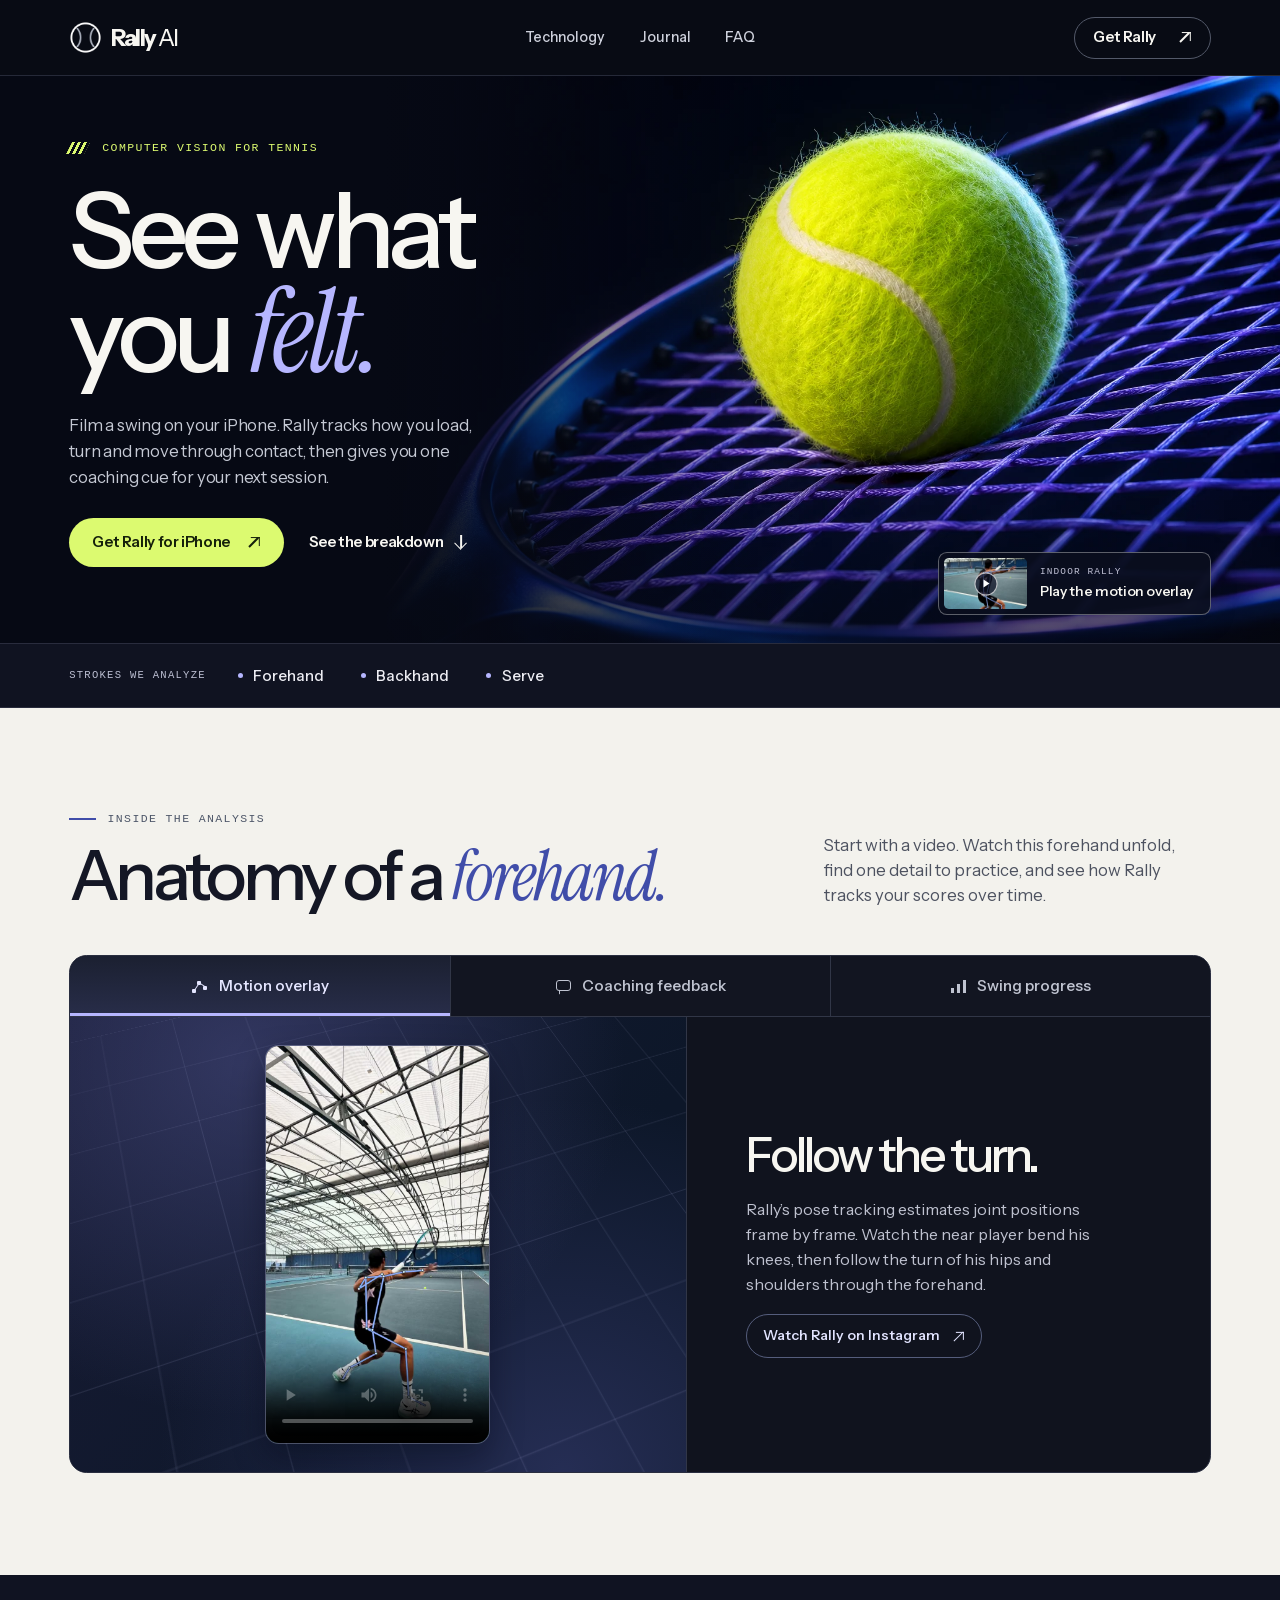
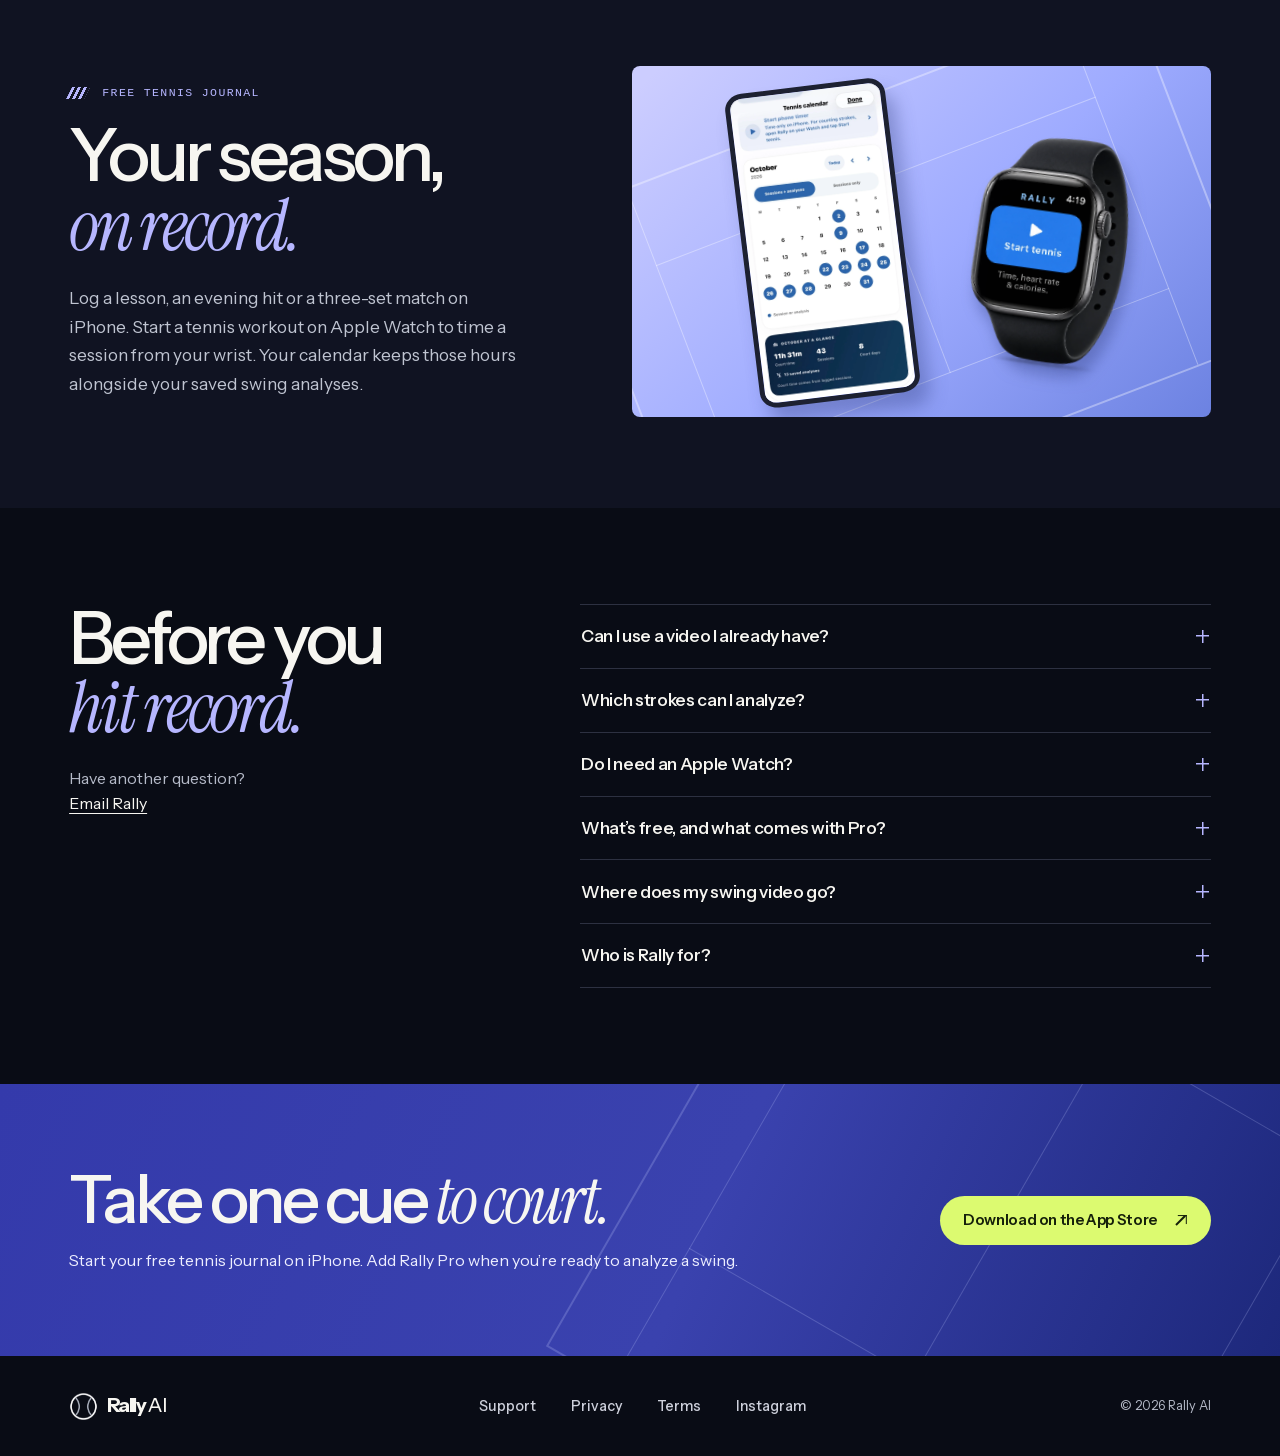
<file: index.html>
<!doctype html>
<html lang="en">
<head>
  <meta charset="utf-8">
  <meta name="viewport" content="width=device-width, initial-scale=1">
  <meta name="theme-color" content="#080b14">
  <title>Rally AI | Tennis Swing Analysis &amp; Journal</title>
  <meta name="description" content="Analyze your tennis swing from iPhone video with Rally Pro. See your movement, find one coaching cue for practice, and keep a free journal of your court time.">
  <meta property="og:title" content="Rally AI | Tennis Swing Analysis &amp; Journal">
  <meta property="og:description" content="Analyze your tennis swing from iPhone video with Rally Pro. See your movement, find one coaching cue for practice, and keep a free journal of your court time.">
  <meta property="og:site_name" content="Rally AI">
  <meta property="og:type" content="website">
  <link rel="canonical" href="https://therallyai.com/">
  <meta property="og:url" content="https://therallyai.com/">
  <meta property="og:image" content="https://therallyai.com/assets/icon.png">
  <meta name="twitter:card" content="summary">
  <script type="application/ld+json">
  {
    "@context": "https://schema.org",
    "@type": "WebSite",
    "name": "Rally AI",
    "url": "https://therallyai.com/"
  }
  </script>
  <link rel="icon" href="assets/icon.png">
  <link rel="stylesheet" href="technology.css">
  <link rel="stylesheet" href="walkthrough.css">
  <script src="technology.js" defer></script>
</head>
<body id="top">
  <a class="skip" href="#main">Skip to content</a>
  <header class="site-header">
    <div class="shell nav-row">
      <a class="brand" href="#top" aria-label="Rally AI home"><img src="assets/mark.png" width="33" height="33" alt=""><span>Rally <b>AI</b></span></a>
      <nav aria-label="Main navigation" id="main-nav"><a href="#technology">Technology</a><a href="#journal">Journal</a><a href="#faq">FAQ</a></nav>
      <div class="header-actions">
        <a class="button header-download" href="https://apps.apple.com/app/id6791074738">Get Rally <span class="arrow up-right" aria-hidden="true"></span></a>
        <button class="menu-toggle" type="button" aria-label="Open navigation" aria-controls="main-nav" aria-expanded="false" hidden><span aria-hidden="true"></span></button>
      </div>
    </div>
  </header>

  <main id="main">
    <section class="hero" aria-labelledby="hero-title">
      <div class="hero-art" aria-hidden="true">
        <img src="assets/contact-study.webp" srcset="assets/contact-study-small.webp 768w, assets/contact-study.webp 1536w" sizes="(max-width: 680px) 100vw, 72vw" width="1536" height="1024" alt="" fetchpriority="high">
      </div>
      <div class="shell hero-inner">
        <div class="hero-copy">
          <p class="hero-label label"><span class="signal" aria-hidden="true"></span>Computer vision for tennis</p>
          <h1 id="hero-title">See what<br>you <em>felt.</em></h1>
          <p class="hero-description">Film a swing on your iPhone. Rally tracks how you load, turn and move through contact, then gives you one coaching cue for your next session.</p>
          <div class="hero-actions">
            <a class="button button-primary" href="https://apps.apple.com/app/id6791074738">Get Rally for iPhone <span class="arrow up-right" aria-hidden="true"></span></a>
            <a class="text-button" href="#technology">See the breakdown <span class="arrow down" aria-hidden="true"></span></a>
          </div>
        </div>
        <a class="film-launch" href="#demo-motion" id="hero-film">
          <span class="film-still"><img src="assets/demo/indoor-rally-thumbnail.jpg" width="400" height="244" alt=""><span class="play-glyph" aria-hidden="true"></span></span>
          <span class="film-caption"><span>Indoor rally</span><strong>Play the motion overlay</strong></span>
        </a>
      </div>
    </section>

    <div class="stroke-strip"><div class="shell stroke-row">
      <span class="label">Strokes we analyze</span>
      <ul><li>Forehand</li><li>Backhand</li><li>Serve</li></ul>
    </div></div>

    <section class="walkthrough" id="technology" aria-labelledby="technology-title">
      <div class="shell">
        <div class="walk-intro">
          <div>
            <p class="label">Inside the analysis</p>
            <h2 id="technology-title">Anatomy of a <em>forehand.</em></h2>
          </div>
          <p class="walk-deck">Start with a video. Watch this forehand unfold, find one detail to practice, and see how Rally tracks your scores over time.</p>
        </div>
        <div class="demo">
          <div class="demo-controls" role="tablist" aria-label="Analysis walkthrough" hidden>
            <button type="button" role="tab" id="tab-motion" aria-controls="demo-motion" aria-selected="true"><span class="walk-icon motion" aria-hidden="true"></span>Motion overlay</button>
            <button type="button" role="tab" id="tab-feedback" aria-controls="demo-feedback" aria-selected="false" tabindex="-1"><span class="walk-icon report" aria-hidden="true"></span>Coaching feedback</button>
            <button type="button" role="tab" id="tab-progress" aria-controls="demo-progress" aria-selected="false" tabindex="-1"><span class="walk-icon progress" aria-hidden="true"></span>Swing progress</button>
          </div>
          <div class="demo-panels">
            <section class="demo-panel" id="demo-motion" aria-labelledby="motion-title">
              <div class="walk-stage demo-media">
                <video width="810" height="1440" controls playsinline preload="metadata" poster="assets/demo/indoor-rally-skeleton-poster.jpg" aria-label="Indoor practice rally with skeleton tracking on the near-court player">
                  <source src="assets/demo/indoor-rally-skeleton.mp4" type="video/mp4">
                  <a href="assets/demo/indoor-rally-skeleton.mp4">Open the motion overlay video</a>
                </video>
              </div>
              <div class="demo-copy">
                <h3 id="motion-title">Follow the turn.</h3>
                <p>Rally’s pose tracking estimates joint positions frame by frame. Watch the near player bend his knees, then follow the turn of his hips and shoulders through the forehand.</p>
                <a class="rally-reel" href="https://www.instagram.com/p/De1AapiJLVA/">Watch Rally on Instagram <span class="arrow up-right" aria-hidden="true"></span></a>
              </div>
            </section>
            <section class="demo-panel" id="demo-feedback" aria-labelledby="feedback-title">
              <div class="demo-copy coach-note">
                <h3 id="feedback-title"><img src="assets/mark.png" alt="" width="26" height="26">Rally AI Advanced Coaching</h3>
                <blockquote>
                  <p>“You’ve got a smooth forehand. <em>Stay low a beat longer</em> as your hips turn. Meet the ball out front and let the racket follow it toward your target.”</p>
                </blockquote>
              </div>
              <div class="walk-stage coach-visual">
                <div class="stroke-sequence">
                  <figure>
                    <div class="coach-frame knee-cue">
                      <img src="assets/demo/forehand-load.webp" width="520" height="680" loading="lazy" alt="A ring highlights the player’s bent knee as he loads the forehand.">
                    </div>
                    <figcaption>Hold the knee bend</figcaption>
                  </figure>
                  <figure>
                    <div class="coach-frame extension-cue">
                      <img src="assets/demo/forehand-contact.webp" width="520" height="680" loading="lazy" alt="A ring highlights the racket hand out in front just after the ball leaves the strings.">
                    </div>
                    <figcaption>Extend out front</figcaption>
                  </figure>
                </div>
              </div>
            </section>
            <section class="demo-panel" id="demo-progress" aria-labelledby="progress-title">
              <div class="walk-stage">
                <figure class="progress-example">
                  <img src="assets/demo/score-progression.webp" width="900" height="572" loading="lazy" alt="Example of eight forehand scores. The latest swing earns the highest score, 95/100.">
                  <figcaption>Example forehand history</figcaption>
                </figure>
              </div>
              <div class="demo-copy">
                <h3 id="progress-title">Does the change hold?</h3>
                <p>After a few sessions with the same cue, revisit your forehand scores. Rally charts each stroke separately, so you can see how one forehand compares with the next.</p>
              </div>
            </section>
          </div>
        </div>
      </div>
    </section>

    <section class="journal-section" id="journal" aria-labelledby="journal-title">
      <div class="shell journal-inner">
        <div class="journal-copy">
          <p class="label"><span class="signal" aria-hidden="true"></span>Free tennis journal</p>
          <h2 id="journal-title">Your season,<br> <em>on record.</em></h2>
          <p>Log a lesson, an evening hit or a three-set match on iPhone. Start a tennis workout on Apple Watch to time a session from your wrist. Your calendar keeps those hours alongside your saved swing analyses.</p>
        </div>
        <figure class="journal-stage">
          <div class="court-lines" aria-hidden="true"><i></i></div>
          <img class="journal-phone" src="assets/calendar-current.webp" width="676" height="1372" loading="lazy" alt="Rally’s October tennis calendar with logged sessions and a court-time summary">
          <img class="journal-watch" src="assets/watch-light.webp" width="1254" height="1254" loading="lazy" alt="Rally’s Start tennis workout on Apple Watch">
        </figure>
      </div>
    </section>

    <section class="faq-section shell section" id="faq" aria-labelledby="faq-title"><div class="faq-intro"><h2 id="faq-title">Before you<br><em>hit record.</em></h2><p>Have another question?<br><a href="mailto:rallyai.app@gmail.com">Email Rally</a></p></div><div class="faqs">
      <details><summary>Can I use a video I already have?</summary><p>Yes. Choose a clip from your iPhone or record a swing in Rally. The framing guide shows where to set the camera for each stroke. If Rally can’t see enough of the movement, it may decline the clip.</p></details>
      <details><summary>Which strokes can I analyze?</summary><p>Rally Pro analyzes forehands, two-handed backhands and serves. Choose the stroke you want to work on before you submit the clip.</p></details>
      <details><summary>Do I need an Apple Watch?</summary><p>Your iPhone is all you need for swing analysis. Rally runs on iOS 17 or later and uses an internet connection to analyze a clip. If you track court time from your wrist, the Apple Watch companion requires watchOS 10 or later.</p></details>
      <details><summary>What’s free, and what comes with Pro?</summary><p>The tennis journal is free. Rally Pro adds new swing analyses, personalized coaching cues and analysis video exports. You keep access to your journal and saved results after Pro expires. Monthly and annual plans renew automatically unless canceled. The app shows your price, trial eligibility and billing terms before purchase.</p></details>
      <details><summary>Where does my swing video go?</summary><p>For swing analysis, Rally removes the audio on your iPhone before uploading the clip for processing. Your saved swing history stays on your iPhone. Standalone local video modes handle footage differently. The <a href="privacy.html">Privacy Policy</a> explains how Rally processes, retains and deletes data.</p></details>
      <details><summary>Who is Rally for?</summary><p>Rally is for players 18 and older who want something specific to work on between lessons or hitting sessions. Use the feedback alongside in-person coaching. Analysis can be imperfect, and Rally flags or declines clips when tracking confidence or video quality is too low.</p></details>
    </div></section>

    <section class="closing" aria-labelledby="closing-title">
      <div class="closing-lines court-lines" aria-hidden="true"><i></i></div>
      <div class="shell closing-inner">
        <div><h2 id="closing-title">Take one cue <em>to court.</em></h2>
          <p>Start your free tennis journal on iPhone. Add Rally Pro when you’re ready to analyze a swing.</p></div>
        <a class="button button-primary" href="https://apps.apple.com/app/id6791074738">Download on the App Store <span class="arrow up-right" aria-hidden="true"></span></a>
      </div>
    </section>
  </main>
  <footer class="site-footer">
    <div class="shell footer-row">
      <a class="brand" href="#top"><img src="assets/mark.png" width="29" height="29" alt=""><span>Rally <b>AI</b></span></a>
      <nav aria-label="Footer">
        <a href="support.html">Support</a><a href="privacy.html">Privacy</a>
        <a href="https://www.apple.com/legal/internet-services/itunes/dev/stdeula/">Terms</a>
        <a href="https://www.instagram.com/rallyconfidential/">Instagram</a>
      </nav>
      <small>© 2026 Rally AI</small>
    </div>
  </footer>
  <dialog class="film-dialog" aria-labelledby="film-title">
    <div class="film-heading"><h2 id="film-title">Indoor rally · Motion overlay</h2><form method="dialog"><button class="close-film" aria-label="Close video" autofocus>×</button></form></div>
    <video controls playsinline preload="none" width="810" height="1440" poster="assets/demo/indoor-rally-skeleton-poster.jpg" aria-label="Indoor practice rally with skeleton tracking on the near-court player"><source src="assets/demo/indoor-rally-skeleton.mp4" type="video/mp4"></video>
  </dialog>
</body>
</html>
</file>
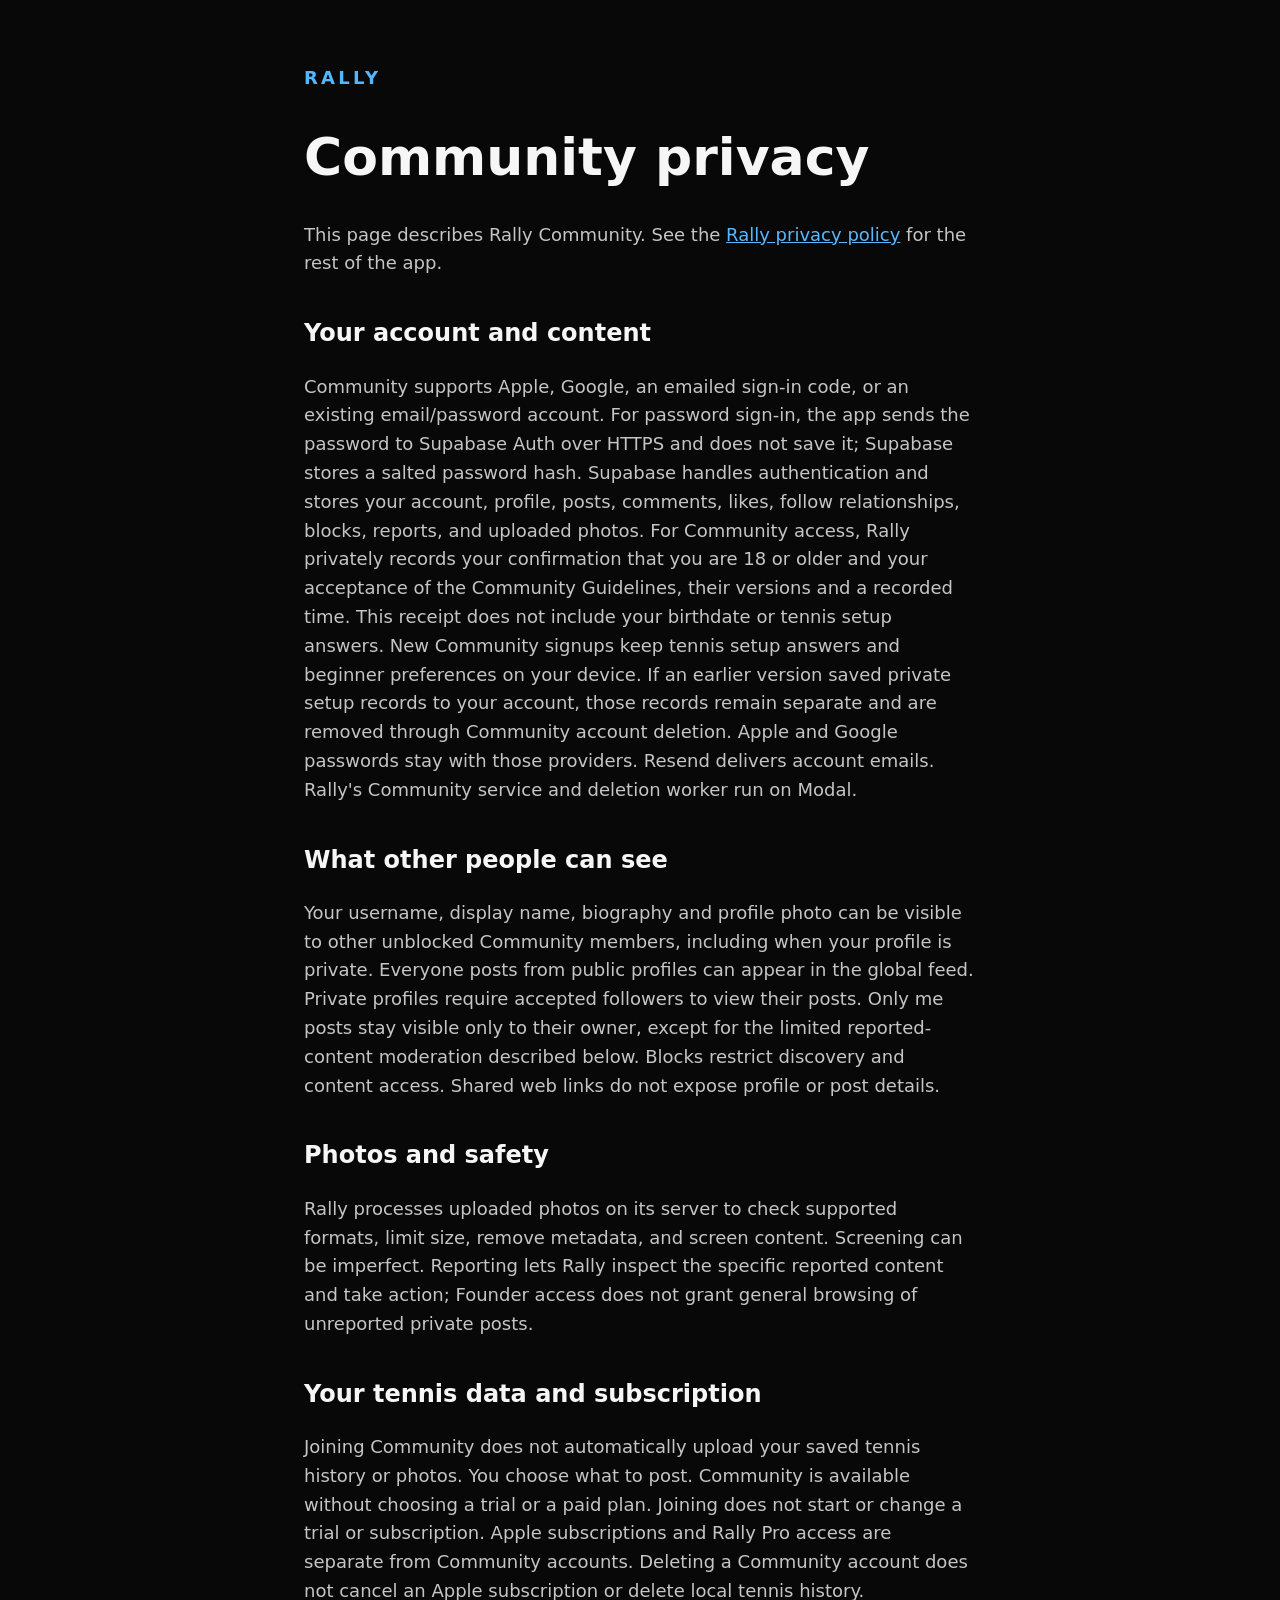
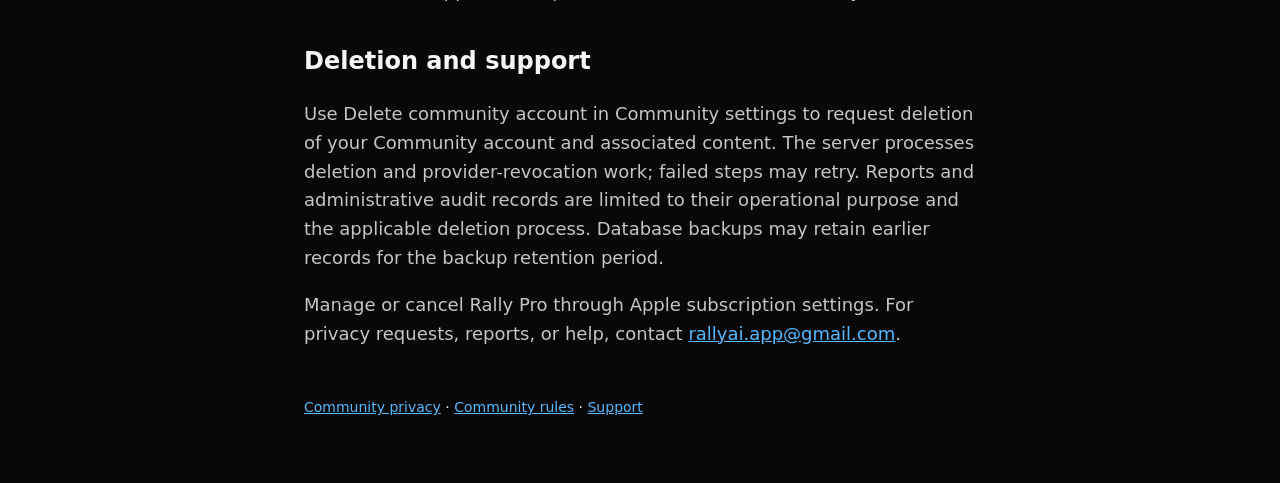
<file: community/privacy/index.html>
<!doctype html><html lang="en"><head><meta name="referrer" content="no-referrer"><meta name="robots" content="noindex,nofollow"><meta http-equiv="Content-Security-Policy" content="default-src 'none'; style-src 'unsafe-inline'; base-uri 'none'; form-action 'none'"><meta charset="utf-8">
<meta name="viewport" content="width=device-width,initial-scale=1">
<meta name="color-scheme" content="dark"><title>Community privacy · Rally</title>
<style>*{box-sizing:border-box}body{margin:0;background:#080808;color:#f6f6f6;font:18px/1.6 system-ui,-apple-system,sans-serif}main{max-width:720px;margin:auto;padding:64px 24px}.brand{letter-spacing:.18em;font-weight:800;color:#54b6ff}h1{font-size:clamp(32px,8vw,52px);line-height:1.12}h2{font-size:24px;margin-top:36px}p,li{color:#c5c5c5}a{color:#59b8ff}.button{display:block;background:#008eff;color:white;border-radius:16px;padding:14px 20px;text-align:center;text-decoration:none;font-weight:650;margin:14px 0}.secondary{background:#252525}.note{padding:16px;border:1px solid #383838;border-radius:14px}footer{margin-top:48px;font-size:14px}a:focus-visible{outline:3px solid white;outline-offset:4px}</style></head>
<body><main><div class="brand">RALLY</div><h1>Community privacy</h1><p>This page describes Rally Community. See the <a href="https://therallyai.com/privacy.html">Rally privacy policy</a> for the rest of the app.</p>
<h2>Your account and content</h2><p>Community supports Apple, Google, an emailed sign-in code, or an existing email/password account. For password sign-in, the app sends the password to Supabase Auth over HTTPS and does not save it; Supabase stores a salted password hash. Supabase handles authentication and stores your account, profile, posts, comments, likes, follow relationships, blocks, reports, and uploaded photos. For Community access, Rally privately records your confirmation that you are 18 or older and your acceptance of the Community Guidelines, their versions and a recorded time. This receipt does not include your birthdate or tennis setup answers. New Community signups keep tennis setup answers and beginner preferences on your device. If an earlier version saved private setup records to your account, those records remain separate and are removed through Community account deletion. Apple and Google passwords stay with those providers. Resend delivers account emails. Rally's Community service and deletion worker run on Modal.</p>
<h2>What other people can see</h2><p>Your username, display name, biography and profile photo can be visible to other unblocked Community members, including when your profile is private. Everyone posts from public profiles can appear in the global feed. Private profiles require accepted followers to view their posts. Only me posts stay visible only to their owner, except for the limited reported-content moderation described below. Blocks restrict discovery and content access. Shared web links do not expose profile or post details.</p>
<h2>Photos and safety</h2><p>Rally processes uploaded photos on its server to check supported formats, limit size, remove metadata, and screen content. Screening can be imperfect. Reporting lets Rally inspect the specific reported content and take action; Founder access does not grant general browsing of unreported private posts.</p>
<h2>Your tennis data and subscription</h2><p>Joining Community does not automatically upload your saved tennis history or photos. You choose what to post. Community is available without choosing a trial or a paid plan. Joining does not start or change a trial or subscription. Apple subscriptions and Rally Pro access are separate from Community accounts. Deleting a Community account does not cancel an Apple subscription or delete local tennis history.</p>
<h2>Deletion and support</h2><p>Use Delete community account in Community settings to request deletion of your Community account and associated content. The server processes deletion and provider-revocation work; failed steps may retry. Reports and administrative audit records are limited to their operational purpose and the applicable deletion process. Database backups may retain earlier records for the backup retention period.</p>
<p>Manage or cancel Rally Pro through Apple subscription settings. For privacy requests, reports, or help, contact <a href="mailto:rallyai.app@gmail.com">rallyai.app@gmail.com</a>.</p><footer><a href="/community/privacy/">Community privacy</a> · <a href="/community/rules/">Community rules</a> · <a href="mailto:rallyai.app@gmail.com">Support</a></footer></main></body></html>
</file>
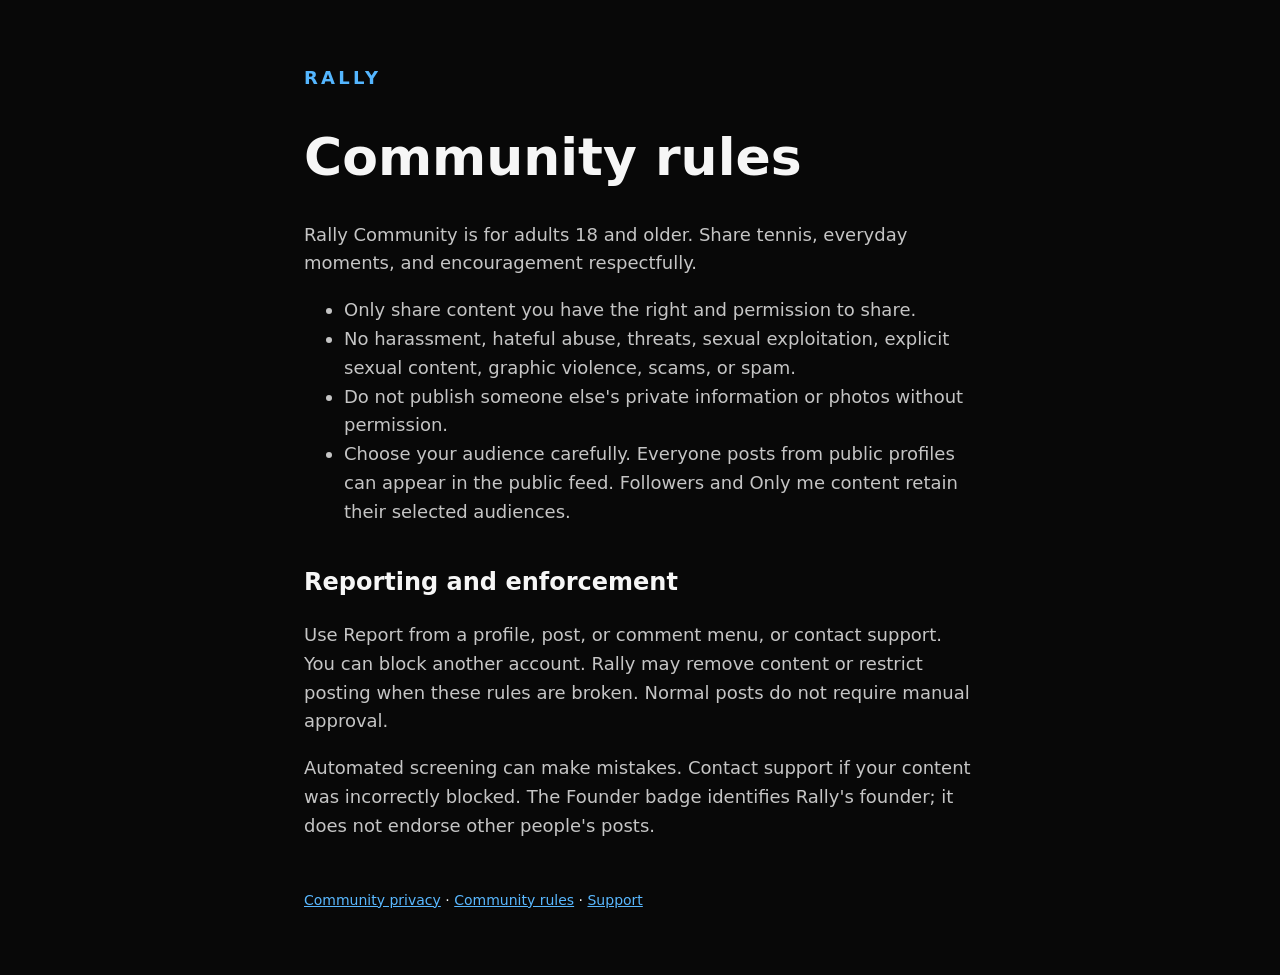
<file: community/rules/index.html>
<!doctype html><html lang="en"><head><meta name="referrer" content="no-referrer"><meta name="robots" content="noindex,nofollow"><meta http-equiv="Content-Security-Policy" content="default-src 'none'; style-src 'unsafe-inline'; base-uri 'none'; form-action 'none'"><meta charset="utf-8">
<meta name="viewport" content="width=device-width,initial-scale=1">
<meta name="color-scheme" content="dark"><title>Community rules · Rally</title>
<style>*{box-sizing:border-box}body{margin:0;background:#080808;color:#f6f6f6;font:18px/1.6 system-ui,-apple-system,sans-serif}main{max-width:720px;margin:auto;padding:64px 24px}.brand{letter-spacing:.18em;font-weight:800;color:#54b6ff}h1{font-size:clamp(32px,8vw,52px);line-height:1.12}h2{font-size:24px;margin-top:36px}p,li{color:#c5c5c5}a{color:#59b8ff}.button{display:block;background:#008eff;color:white;border-radius:16px;padding:14px 20px;text-align:center;text-decoration:none;font-weight:650;margin:14px 0}.secondary{background:#252525}.note{padding:16px;border:1px solid #383838;border-radius:14px}footer{margin-top:48px;font-size:14px}a:focus-visible{outline:3px solid white;outline-offset:4px}</style></head>
<body><main><div class="brand">RALLY</div><h1>Community rules</h1><p>Rally Community is for adults 18 and older. Share tennis, everyday moments, and encouragement respectfully.</p>
<ul><li>Only share content you have the right and permission to share.</li>
<li>No harassment, hateful abuse, threats, sexual exploitation, explicit sexual content, graphic violence, scams, or spam.</li>
<li>Do not publish someone else's private information or photos without permission.</li>
<li>Choose your audience carefully. Everyone posts from public profiles can appear in the public feed. Followers and Only me content retain their selected audiences.</li></ul>
<h2>Reporting and enforcement</h2><p>Use Report from a profile, post, or comment menu, or contact support. You can block another account. Rally may remove content or restrict posting when these rules are broken. Normal posts do not require manual approval.</p>
<p>Automated screening can make mistakes. Contact support if your content was incorrectly blocked. The Founder badge identifies Rally's founder; it does not endorse other people's posts.</p><footer><a href="/community/privacy/">Community privacy</a> · <a href="/community/rules/">Community rules</a> · <a href="mailto:rallyai.app@gmail.com">Support</a></footer></main></body></html>
</file>
<file: technology.css>
@font-face {
  font-family: "Instrument Sans";
  src: url("assets/fonts/instrument-sans.woff2") format("woff2");
  font-style: normal;
  font-weight: 400 700;
  font-display: swap;
}
@font-face {
  font-family: "Instrument Serif";
  src: url("assets/fonts/instrument-serif-italic.woff2") format("woff2");
  font-style: italic;
  font-weight: 400;
  font-display: swap;
}
:root {
  color-scheme: dark;
  --night: #090c15;
  --ink: #f7f6f1;
  --muted: #b5bac8;
  --line: #2d3141;
  --lime: #dcfa70;
  --iris: #b6b6ff;
  --paper: #f5f4ee;
  --sans: "Instrument Sans", Arial, sans-serif;
  --serif: "Instrument Serif", Georgia, serif;
  --mono: ui-monospace, "SFMono-Regular", Menlo, Consolas, monospace;
  --gutter: clamp(1.3rem, 5.4vw, 6.2rem);
  font-family: var(--sans);
  background: var(--night);
  color: var(--ink);
}
*, *::before, *::after { box-sizing: border-box; }
[hidden] { display: none !important; }
body { margin: 0; font-size: 1rem; line-height: 1.55; }
h1, h2, h3, p, dl, dd, figure { margin: 0; }
h1, h2, h3 { line-height: 1.03; }
a { color: inherit; }
button { font: inherit; }
img, video { display: block; max-width: 100%; }
:focus-visible { outline: 3px solid #909aff; outline-offset: 5px; }
::selection { background: #d8eaa0; color: #0a1125; }
.shell { width: min(calc(100% - var(--gutter) * 2), 79rem); margin-inline: auto; }
.skip { position: absolute; inset: .6rem auto auto .6rem; z-index: 20; padding: .7rem 1rem; background: var(--lime); color: var(--night); transform: translateY(-180%); }
.skip:focus { transform: none; }
.label, .pro-note, .film-caption > span { font: 500 .72rem/1.45 var(--mono); text-transform: uppercase; letter-spacing: .12em; }
.label { display: flex; align-items: center; gap: .95rem; }
.signal { display: inline-block; width: 18px; height: 12px; transform: skewX(-27deg); background: repeating-linear-gradient(to right,currentColor 0 3px,transparent 3px 6px); }
h1 em, h2 em { font-family: var(--serif); font-style: italic; font-weight: 400; letter-spacing: -.045em; }
.site-header { position: relative; z-index: 3; background: #080b14; border-bottom: 1px solid #252938; }
.nav-row { min-height: 75px; display: grid; grid-template-columns: 1fr auto 1fr; align-items: center; gap: 2rem; }
.brand { width: fit-content; display: inline-flex; align-items: center; gap: .53rem; font-size: 1.45rem; font-weight: 700; letter-spacing: -.07em; line-height: 1; white-space: nowrap; text-decoration: none; }
.brand img { mix-blend-mode: screen; }
.brand b { font-weight: 450; }
#main-nav, .footer-row nav { display: flex; gap: clamp(1.3rem, 2.7vw, 2.8rem); align-items: center; }
#main-nav a, .footer-row nav a { padding-block: .7rem; text-decoration: none; color: #ced1dc; font-size: .89rem; font-weight: 500; }
#main-nav a:hover, .footer-row nav a:hover { color: var(--lime); }
.header-actions { justify-self: end; display: flex; align-items: center; gap: .7rem; }
.button, .text-button { display: inline-flex; align-items: center; justify-content: center; gap: 1.05rem; min-height: 49px; font-size: .94rem; font-weight: 600; letter-spacing: -.025em; text-decoration: none; line-height: 1.2; }
.button { padding: .8rem 1.45rem; border-radius: 100px; }
.header-download { min-height: 42px; padding: .5rem 1.14rem; gap: 1.35rem; border: 1px solid #535969; color: var(--ink); }
.header-download:hover { border-color: var(--iris); color: var(--iris); }
.button-primary { background: var(--lime); color: #15200a; }
.button-primary:hover { background: #efffa7; }
.text-button { color: var(--ink); gap: .65rem; }
.text-button:hover { color: var(--lime); }
.arrow { display: inline-block; width: .94em; height: .94em; position: relative; flex: none; transform: rotate(-45deg); }
.arrow::before, .arrow::after { content: ""; position: absolute; }
.arrow::before { height: 1.5px; width: 94%; background: currentColor; top: calc(50% - .75px); left: 1%; }
.arrow::after { width: 61%; height: 61%; top: 19.5%; right: 8%; border: solid currentColor; border-width: 1.5px 1.5px 0 0; transform: rotate(45deg); }
.arrow.down { transform: rotate(90deg); }
.menu-toggle { display: none; }

.hero { position: relative; isolation: isolate; overflow: hidden; background: #060914; }
.hero-art { position: absolute; inset: 0 0 0 auto; width: 70%; z-index: -1; }
.hero-art img { width: 100%; height: 100%; object-fit: cover; object-position: 57% 48%; }
.hero-art::after { content: ""; position: absolute; inset: -1px; background: linear-gradient(90deg,#060914 0%,rgba(6,9,20,.9) 7%,rgba(6,9,20,.45) 26%,transparent 47%), linear-gradient(0deg,rgba(6,9,20,.66),transparent 28%); }
.hero-inner { position: relative; display: flex; align-items: center; min-height: clamp(34rem, 42.5vw, 43rem); padding-block: 4rem 4.8rem; }
.hero-copy { max-width: 48%; }
.hero-label { color: var(--lime); margin-bottom: 1.6rem; }
h1 { font-size: clamp(4.7rem, 8.25vw, 8.65rem); font-weight: 500; letter-spacing: -.062em; word-spacing: .04em; line-height: .92; }
h1 em { font-size: 1.105em; color: var(--iris); }
.hero-description { max-width: 26.7rem; margin-top: 1.65rem; color: #c5c9d4; font-size: clamp(1.02rem, 1.3vw, 1.19rem); line-height: 1.55; letter-spacing: -.012em; }
.hero-actions { display: flex; flex-wrap: wrap; align-items: center; gap: .4rem 1.55rem; margin-top: 1.7rem; }
.film-launch { position: absolute; right: 0; bottom: 1.75rem; display: inline-flex; align-items: center; gap: .8rem; padding: .34rem 1.05rem .34rem .34rem; border: 1px solid #ffffff56; border-radius: .56rem; background: #0a0e1eed; text-decoration: none; box-shadow: 0 5px 25px #04081540; }
.film-launch:hover { border-color: var(--iris); background: #151a30; }
.film-still { display: block; width: 5.2rem; aspect-ratio: 1.64; position: relative; overflow: hidden; border-radius: .3rem; }
.film-still img { width: 100%; height: 100%; object-fit: cover; }
.play-glyph { position: absolute; inset: 50% auto auto 50%; transform: translate(-50%, -50%); background: #0e1226b8; width: 23px; height: 23px; border: 1px solid #ffffffaf; border-radius: 50%; display: grid; place-items: center; }
.play-glyph::after { content: ""; border: solid transparent; border-width: 4px 0 4px 6px; border-left-color: #fff; margin-left: 2px; }
.film-caption { display: grid; gap: .12rem; }
.film-caption > span { color: #c0c1d5; font-size: .59rem; letter-spacing: .12em; }
.film-caption strong { font-size: .86rem; font-weight: 550; letter-spacing: -.025em; }
.stroke-strip { border-block: 1px solid #292c3d; background: #101321; }
.stroke-row, .stroke-row ul { display: flex; align-items: center; }
.stroke-row { gap: 2rem; min-height: 63px; }
.stroke-row .label, .pro-note { color: #bbbed1; font-size: .66rem; }
.stroke-row ul { flex-wrap: wrap; list-style: none; gap: .35rem 2.3rem; margin: 0; padding: 0; color: #ededf3; font-size: .94rem; font-weight: 500; }
.stroke-row li { display: inline-flex; align-items: center; gap: .65rem; }
.stroke-row li::before { content: ""; width: 5px; height: 5px; border-radius: 50%; background: var(--iris); }
.pro-note { margin-left: auto; color: var(--iris); white-space: nowrap; }

.journal-section { background: #101322; }
.journal-inner { display: grid; grid-template-columns: minmax(0,.9fr) minmax(0,1.1fr); align-items: center; gap: clamp(2.6rem, 7vw, 7rem); padding-block: clamp(4rem, 7.1vw, 7rem); }
.journal-copy .label { color: var(--iris); }
.journal-copy h2, .faq-intro h2, .closing h2 { font-size: clamp(3.45rem, 5.65vw, 6rem); letter-spacing: -.058em; font-weight: 500; line-height: .95; }
.journal-copy h2 { margin-top: 1.25rem; }
.journal-copy h2 em { color: var(--iris); }
.journal-copy > p:last-child { max-width: 28rem; color: #bfc4d1; margin-top: 1.55rem; font-size: 1.08rem; line-height: 1.65; }
.journal-stage { position: relative; isolation: isolate; overflow: hidden; aspect-ratio: 1.65; border-radius: .5rem; background: linear-gradient(135deg,#cccdff 3%,#9eabff 54%,#6c82e1); }
.court-lines { position: absolute; width: 105%; height: 106%; inset: 7% auto auto -4%; transform: rotate(-21deg); border: 2px solid currentColor; color: #ffffff58; pointer-events: none; }
.court-lines::before, .court-lines::after, .court-lines i { content: ""; position: absolute; }
.court-lines::before { inset: 0 11%; border-inline: 1.5px solid currentColor; }
.court-lines::after { inset: 22% 11%; border-block: 1.5px solid currentColor; }
.court-lines i { top: 22%; height: 56%; left: 50%; border-left: 1.5px solid currentColor; }
.journal-phone { position: absolute; left: 19%; height: 90%; top: 5.5%; width: auto; border-radius: 11% / 5%; border: clamp(3px, .45vw, 7px) solid #1d2131; background: #1d2131; transform: rotate(-7deg); box-shadow: 8px 16px 18px #29387858; }
.journal-watch { position: absolute; width: 43%; height: auto; right: 7%; bottom: 11%; transform: rotate(8deg); filter: drop-shadow(6px 12px 7px #2938785c); }

.faq-section { display: grid; grid-template-columns: minmax(0,.8fr) minmax(0,1.2fr); gap: clamp(2.2rem, 7vw, 7rem); padding-block: clamp(4rem, 7.5vw, 7.6rem); }
.faq-intro h2 em { color: var(--iris); }
.faq-intro p { margin-top: 1.5rem; color: var(--muted); font-size: 1rem; }
.faq-intro a, .faqs p a { color: var(--ink); text-underline-offset: .22em; }
.faqs details { border-top: 1px solid var(--line); }
.faqs details:last-child { border-bottom: 1px solid var(--line); }
.faqs summary { list-style: none; display: flex; align-items: center; justify-content: space-between; gap: 1.5rem; padding: 1.13rem .1rem; cursor: pointer; font-size: 1.08rem; letter-spacing: -.02em; font-weight: 550; }
.faqs summary::-webkit-details-marker { display: none; }
.faqs summary::after { content: ""; flex: none; width: 13px; height: 13px; color: var(--iris); background: linear-gradient(currentColor,currentColor) center / 100% 1.5px no-repeat,linear-gradient(currentColor,currentColor) center / 1.5px 100% no-repeat; }
.faqs details[open] summary::after { background-size: 100% 1.5px, 0 0; }
.faqs summary:hover { color: var(--iris); }
.faqs details p { padding: 0 2rem 1.4rem .1rem; color: var(--muted); max-width: 65ch; }
.closing { position: relative; isolation: isolate; overflow: hidden; background: linear-gradient(114deg,#343aab,#3a42ae 55%,#1d287b); }
.closing-lines { z-index: -1; width: 52%; height: 260%; top: -85%; left: 53%; color: #c6d0ff38; transform: rotate(30deg); }
.closing-inner { display: flex; align-items: center; justify-content: space-between; gap: 2rem; padding-block: clamp(3.1rem, 6.5vw, 6rem); }
.closing h2 { font-size: clamp(3rem, 5.25vw, 5.8rem); }
.closing p { color: #edeeff; margin-top: 1rem; }
.closing .button { flex: none; }
.site-footer { background: var(--night); }
.footer-row { min-height: 100px; padding-block: 1rem; display: flex; flex-wrap: wrap; justify-content: space-between; align-items: center; gap: 1rem 2rem; }
.footer-row small { color: var(--muted); font-size: .8rem; }
.footer-row .brand { font-size: 1.24rem; }
.film-dialog { padding: .7rem; max-width: calc(100vw - 2rem); border: 1px solid #595e73; border-radius: .85rem; background: #101423; color: var(--ink); box-shadow: 0 22px 80px #0009; overflow: auto; }
.film-dialog::backdrop { background: rgba(3,5,14,.84); }
.film-heading { display: flex; justify-content: space-between; align-items: center; gap: 1.4rem; padding: 0 .15rem .5rem .45rem; }
.film-heading h2 { font-size: 1.02rem; font-weight: 550; letter-spacing: -.02em; }
.close-film { background: transparent; color: var(--ink); border: 1px solid var(--line); border-radius: 50%; width: 44px; height: 44px; font-size: 1.55rem; line-height: 1; cursor: pointer; }
.close-film:hover { background: #282c45; }
.film-dialog video { margin: auto; width: auto; max-height: calc(100dvh - 7rem); height: auto; border-radius: .45rem; background: #070a10; }

@media (max-width: 950px) {
  .hero-inner { min-height: 32rem; }
  .hero-copy { max-width: 52%; }
  .hero-actions { gap: .4rem 1rem; }
  .hero-description { max-width: 23rem; }
  .stroke-row { gap: 1.4rem; }
  .stroke-row ul { column-gap: 1.1rem; }
  .journal-inner { gap: 2rem; }
}
@media (min-width: 721px) and (max-width: 950px) {
  .hero-art img { object-position: 45% 50%; }
  .hero-art::after { background: linear-gradient(90deg,#060914 0%,#060914ce 20%,#06091435 43%,transparent 58%),linear-gradient(0deg,#06091499,transparent 30%); }
}
@media (max-width: 720px) {
  .hero { display: grid; }
  .hero-inner { min-height: 0; display: contents; }
  .hero-copy { align-self: start; grid-area: 1/1; max-width: none; padding: 2.6rem var(--gutter) 0; }
  .hero-label { margin-bottom: 1.2rem; }
  h1 { font-size: clamp(4.7rem, 14vw, 6.2rem); }
  .hero-description { max-width: 26rem; margin-top: 1.25rem; }
  .hero-actions { margin-top: 1rem; }
  .hero-art { position: relative; grid-area: 2/1; width: 100%; height: clamp(15rem, 63vw, 22rem); margin-top: .7rem; }
  .hero-art img { object-position: 50% 44%; }
  .hero-art::after { background: linear-gradient(180deg,#060914,rgba(6,9,20,.27) 12%,transparent 28%),linear-gradient(0deg,#06091499,transparent 26%); }
  .film-launch { position: relative; grid-area: 2/1; align-self: end; justify-self: end; bottom: auto; right: auto; margin: 0 var(--gutter) .88rem 0; }
  .film-still { width: 3.65rem; }
  .film-caption strong { font-size: .78rem; }
  .stroke-row { min-height: 0; padding-block: .9rem; flex-wrap: wrap; gap: .45rem 1rem; }
  .stroke-row .label { order: 0; }
  .stroke-row ul { width: 100%; order: 2; }
  .stroke-row li { gap: .48rem; }
  .pro-note { order: 1; }
  .journal-inner, .faq-section { grid-template-columns: 1fr; gap: 2rem; }
  .journal-copy > p:last-child { margin-top: 1rem; max-width: 32rem; }
  .journal-stage { width: 100%; max-width: 40rem; }
  .closing-inner { align-items: flex-start; flex-direction: column; }
}
@media (max-width: 590px) {
  .nav-row { gap: 0; min-height: 63px; display: flex; flex-wrap: wrap; justify-content: space-between; }
  .brand { font-size: 1.29rem; }
  .brand img { width: 29px; height: 29px; }
  .header-actions { margin-left: auto; }
  .header-download { min-height: 38px; gap: .7rem; padding-inline: .9rem; font-size: .83rem; }
  #main-nav { order: 3; width: 100%; justify-content: space-between; gap: .4rem; padding-bottom: .45rem; }
  #main-nav a { min-height: 44px; display: inline-flex; align-items: center; }
  .menu-ready #main-nav { display: none; }
  .menu-ready #main-nav.is-open { display: flex; }
  .menu-toggle { display: grid; place-items: center; width: 44px; height: 44px; background: none; color: var(--ink); border: 0; cursor: pointer; }
  .menu-toggle span, .menu-toggle span::after { display: block; width: 20px; height: 1.5px; background: currentColor; }
  .menu-toggle span { position: relative; transform: translateY(-3px); }
  .menu-toggle span::after { content: ""; position: absolute; transform: translateY(6px); }
  .menu-toggle[aria-expanded="true"] span { transform: rotate(45deg); }
  .menu-toggle[aria-expanded="true"] span::after { transform: rotate(90deg); }
  .footer-row { display: grid; grid-template-columns: 1fr auto; padding-block: 1.4rem; gap: .5rem; }
  .footer-row nav { grid-row: 2; grid-column: 1/-1; flex-wrap: wrap; gap: .1rem 1.4rem; }
  .footer-row small { grid-row: 1; grid-column: 2; }
}
@media (max-width: 405px) {
  h1 { font-size: clamp(4.15rem, 20vw, 4.7rem); }
  .hero-actions { gap: .2rem .9rem; }
  .hero-actions .button { padding-inline: 1.05rem; gap: .65rem; }
  .hero-actions .button, .hero-actions .text-button { font-size: .88rem; }
  .stroke-row ul { font-size: .85rem; gap: .3rem .8rem; }
}
@media (prefers-reduced-motion: no-preference) {
  .button, .text-button, .film-launch, nav a { transition: background-color .18s, border-color .18s, color .18s; }
}
@media (forced-colors: active) {
  .button, .film-launch, .play-glyph { border: 1px solid ButtonText; }
  .play-glyph::after { border-left-color: ButtonText; }
}
</file>
<file: walkthrough.css>
/* Swing analysis walkthrough */
.walkthrough {
  --paper: #f3f2ed;
  --print: #141725;
  --cobalt: #404da9;
  --console: #10131e;
  --console-line: #313647;
  padding-block: clamp(4.6rem, 8vw, 8.2rem);
  background: var(--paper);
  color: var(--print);
}
.walkthrough .walk-intro {
  display: grid;
  grid-template-columns: 1.4fr .75fr;
  align-items: end;
  gap: 2rem;
  margin-bottom: clamp(2rem, 3.3vw, 3.3rem);
}
.walkthrough .walk-intro .label {
  display: flex;
  align-items: center;
  gap: .75rem;
  color: #4e5769;
}
.walkthrough .walk-intro .label::before {
  content: "";
  width: 1.65rem;
  height: 2px;
  background: var(--cobalt);
}
.walkthrough .walk-intro h2 {
  margin: .8rem 0 0;
  font-family: var(--sans, "Helvetica Neue", sans-serif);
  font-size: clamp(3rem, 5.4vw, 5.6rem);
  font-weight: 500;
  line-height: 1.04;
  letter-spacing: -.068em;
}
.walkthrough .walk-intro h2 em {
  color: var(--cobalt);
  font-family: var(--serif, Georgia, serif);
  font-weight: 400;
  letter-spacing: -.045em;
}
.walkthrough .walk-deck {
  max-width: 34ch;
  padding-bottom: .32rem;
  color: #4d5260;
  font-size: clamp(1.02rem, 1.3vw, 1.2rem);
  line-height: 1.5;
}
.walkthrough .demo {
  overflow: hidden;
  border: 1px solid #292e40;
  border-radius: 1.1rem;
  background: var(--console);
  color: var(--ink, #f7f6f1);
  color-scheme: dark;
}
.walkthrough .demo-controls {
  display: grid;
  grid-template-columns: repeat(3, 1fr);
  border-bottom: 1px solid var(--console-line);
}
.walkthrough .demo-controls button {
  appearance: none;
  position: relative;
  display: flex;
  align-items: center;
  justify-content: center;
  gap: .65rem;
  cursor: pointer;
  min-height: 60px;
  margin: 0;
  padding: .8rem .6rem;
  border: 0;
  border-radius: 0;
  background: #121521;
  color: #bfc3d0;
  font-family: inherit;
  font-size: .95rem;
  font-weight: 540;
  line-height: 1.22;
}
.walkthrough .demo-controls button + button { border-left: 1px solid var(--console-line); }
.walkthrough .demo-controls button:hover { background: #1a1e31; color: white; }
.walkthrough .demo-controls button[aria-selected="true"] {
  background: linear-gradient(0deg, #282d49 0%, #1b2031 100%);
  color: #e4e5ff;
  box-shadow: inset 0 -3px 0 var(--iris, #aaadff);
}
.walkthrough .demo-controls button:focus-visible {
  outline: 2px solid var(--lime, #dcfa70);
  outline-offset: -6px;
}
.walk-icon {
  width: 17px;
  height: 17px;
  position: relative;
  flex: 0 0 auto;
  color: currentColor;
}
.walk-icon::before, .walk-icon::after { content: ""; position: absolute; }
.walk-icon.motion::before {
  inset: 2px 1px 1px;
  background: radial-gradient(circle at 2px 11px, currentColor 2px, transparent 2.5px),
              radial-gradient(circle at 7px 3px, currentColor 2px, transparent 2.5px),
              radial-gradient(circle at 13px 8px, currentColor 2px, transparent 2.5px);
}
.walk-icon.motion::after { top: 6px; left: 5px; width: 9px; height: 9px; transform: rotate(34deg); border-top: 1px solid; border-left: 1px solid; }
.walk-icon.report::before { inset: 2px 1px 4px; border: 1.3px solid; border-radius: 3px; }
.walk-icon.report::after { left: 4px; bottom: 2px; width: 4px; height: 4px; border-left: 1.3px solid; transform: skewY(-35deg); }
.walk-icon.progress::before {
  inset: 2px 1px;
  background: linear-gradient(currentColor, currentColor) left bottom / 3px 5px,
              linear-gradient(currentColor, currentColor) center bottom / 3px 9px,
              linear-gradient(currentColor, currentColor) right bottom / 3px 13px;
  background-repeat: no-repeat;
}
.walkthrough .demo-panel {
  display: grid;
  grid-template-columns: 1.08fr .92fr;
  min-width: 0;
  scroll-margin-block-start: 4.3rem;
}
.walkthrough .demo-panel + .demo-panel:not([hidden]) { border-top: 1px solid var(--console-line); }
.walkthrough .demo-panel[hidden] + .demo-panel:not([hidden]) { border-top: none; }
.walkthrough .walk-stage {
  position: relative;
  isolation: isolate;
  overflow: hidden;
  min-width: 0;
  min-height: clamp(25rem, 33vw, 30rem);
  display: grid;
  place-items: center;
  padding: 1.8rem;
  background-color: #11182a;
  background-image: radial-gradient(ellipse at 28% 10%, #4e528c85, transparent 61%),
                    radial-gradient(ellipse at 80% 100%, #41478577, transparent 58%),
                    linear-gradient(125deg, #171b34, #0d1729 70%);
}
.walkthrough .walk-stage::before {
  content: "";
  position: absolute;
  inset: -38% -45%;
  z-index: -1;
  background-image: linear-gradient(#c9d0ff1c 1px, transparent 1px), linear-gradient(90deg, #c9d0ff1c 1px, transparent 1px);
  background-size: clamp(56px, 7vw, 105px) clamp(56px, 7vw, 105px);
  transform: perspective(540px) rotateX(28deg) rotateZ(-20deg);
  mask-image: linear-gradient(125deg, transparent 5%, black 35%, black 75%, transparent);
}
.walkthrough .demo-media video {
  display: block;
  width: auto;
  height: clamp(22rem, 31vw, 27rem);
  max-width: 100%;
  object-fit: contain;
  border-radius: .8rem;
  background: #080b12;
  box-shadow: 0 0 0 1px #e1e4ff48, 0 14px 32px #03051160;
}
.walkthrough .demo-copy {
  min-width: 0;
  display: grid;
  align-content: center;
  gap: 1.1rem;
  padding: clamp(2rem, 4.65vw, 5rem);
  border-left: 1px solid var(--console-line);
}
.walkthrough .demo-copy h3 {
  max-width: 13ch;
  color: var(--ink, #f7f6f1);
  font-family: var(--sans, "Helvetica Neue", sans-serif);
  font-weight: 500;
  line-height: 1.03;
  font-size: clamp(2.2rem, 3.7vw, 4rem);
  letter-spacing: -.062em;
}
.walkthrough .demo-copy p {
  max-width: 34ch;
  color: #bec1cf;
  font-size: clamp(1rem, 1.2vw, 1.13rem);
  line-height: 1.55;
}
.walkthrough .rally-reel {
  display: inline-flex;
  justify-self: start;
  align-items: center;
  gap: .75rem;
  min-height: 44px;
  padding: .55rem 1rem;
  border: 1px solid #555d7c;
  border-radius: 2rem;
  color: #e2e4ff;
  font-size: .88rem;
  font-weight: 550;
  text-decoration: none;
}
.walkthrough .rally-reel:hover { border-color: var(--iris); background: #202539; }
.walkthrough .stroke-sequence {
  width: min(100%, 36rem);
  display: grid;
  grid-template-columns: repeat(2, minmax(0, 1fr));
  gap: clamp(.5rem, 1.1vw, 1rem);
}
.walkthrough .progress-example img {
  width: 100%;
  height: auto;
  border: 1px solid #e1e4ff48;
  border-radius: .55rem;
}
.walkthrough .progress-example figcaption {
  margin-top: .65rem;
  color: #d3d7e6;
  font: 500 .7rem/1.45 var(--mono);
  text-transform: uppercase;
  letter-spacing: .085em;
}
.walkthrough .progress-example { width: min(100%, 29rem); }

.walkthrough .coach-note {
  grid-area: 1 / 2;
  gap: clamp(1rem, 2vw, 1.8rem);
}
.walkthrough .coach-note h3 {
  display: flex;
  align-items: center;
  gap: .55rem;
  max-width: none;
  color: #d6d9ec;
  font: 600 .93rem/1.35 var(--sans);
  letter-spacing: -.015em;
}
.coach-note h3 img { mix-blend-mode: screen; }
.coach-note blockquote { margin: 0; }
.walkthrough .coach-note blockquote p {
  max-width: 25ch;
  color: var(--ink);
  font-size: clamp(1.45rem, 2.05vw, 2.05rem);
  line-height: 1.3;
  letter-spacing: -.035em;
  text-wrap: pretty;
}
.coach-note em {
  color: var(--lime);
  font: italic 1.17em/1 var(--serif);
  letter-spacing: -.025em;
}
.walkthrough .coach-visual { grid-area: 1 / 1; }
.coach-frame {
  position: relative;
  overflow: hidden;
  border-radius: .55rem;
}
.coach-frame img { width: 100%; height: auto; }
.coach-frame::after {
  content: "";
  position: absolute;
  left: var(--joint-x);
  top: var(--joint-y);
  width: 21%;
  aspect-ratio: 1;
  transform: translate(-50%, -50%);
  border: 2px solid var(--lime);
  border-radius: 50%;
  box-shadow: 0 0 0 1px #152018ba, inset 0 0 0 1px #152018ba, 0 0 0 100vmax #080d182b;
  pointer-events: none;
}
.knee-cue { --joint-x: 49%; --joint-y: 64%; }
.extension-cue { --joint-x: 72.7%; --joint-y: 35.1%; }
.stroke-sequence figcaption {
  margin-top: .55rem;
  color: #e1e4ef;
  font-size: clamp(.8rem, 1.05vw, .96rem);
  font-weight: 550;
  line-height: 1.32;
}

@media (max-width: 760px) {
  .walkthrough .walk-intro { grid-template-columns: 1fr; gap: 1rem; }
  .walkthrough .walk-deck { max-width: 43ch; }
  .walkthrough .demo-copy { padding: 1.7rem; }
}
@media (max-width: 640px) {
  .walkthrough .demo { border-radius: .85rem; }
  .walkthrough .demo-controls button { gap: .4rem; min-height: 58px; font-size: .84rem; }
  .walkthrough .demo-panel { grid-template-columns: 1fr; }
  .walkthrough .walk-stage { min-height: 0; padding: 1.4rem; }
  .walkthrough .demo-media video { height: clamp(18rem, 69vw, 23rem); }
  .walkthrough .demo-copy { border: 0; border-top: 1px solid var(--console-line); }
  .walkthrough .demo-copy h3 { max-width: 19ch; }
  .walkthrough .coach-note, .walkthrough .coach-visual { grid-area: auto; }
  .walkthrough .coach-note { border: 0; }
  .walkthrough .coach-note h3 { max-width: none; }
  .walkthrough .coach-visual { border-top: 1px solid var(--console-line); }
}
@media (max-width: 430px) {
  .walkthrough .demo-controls button { flex-direction: column; min-height: 65px; gap: .37rem; padding-inline: .18rem; font-size: .78rem; }
}
@media (forced-colors: active) {
  .walkthrough .demo-controls button[aria-selected="true"] { border-bottom: 3px solid Highlight; }
}
</file>
